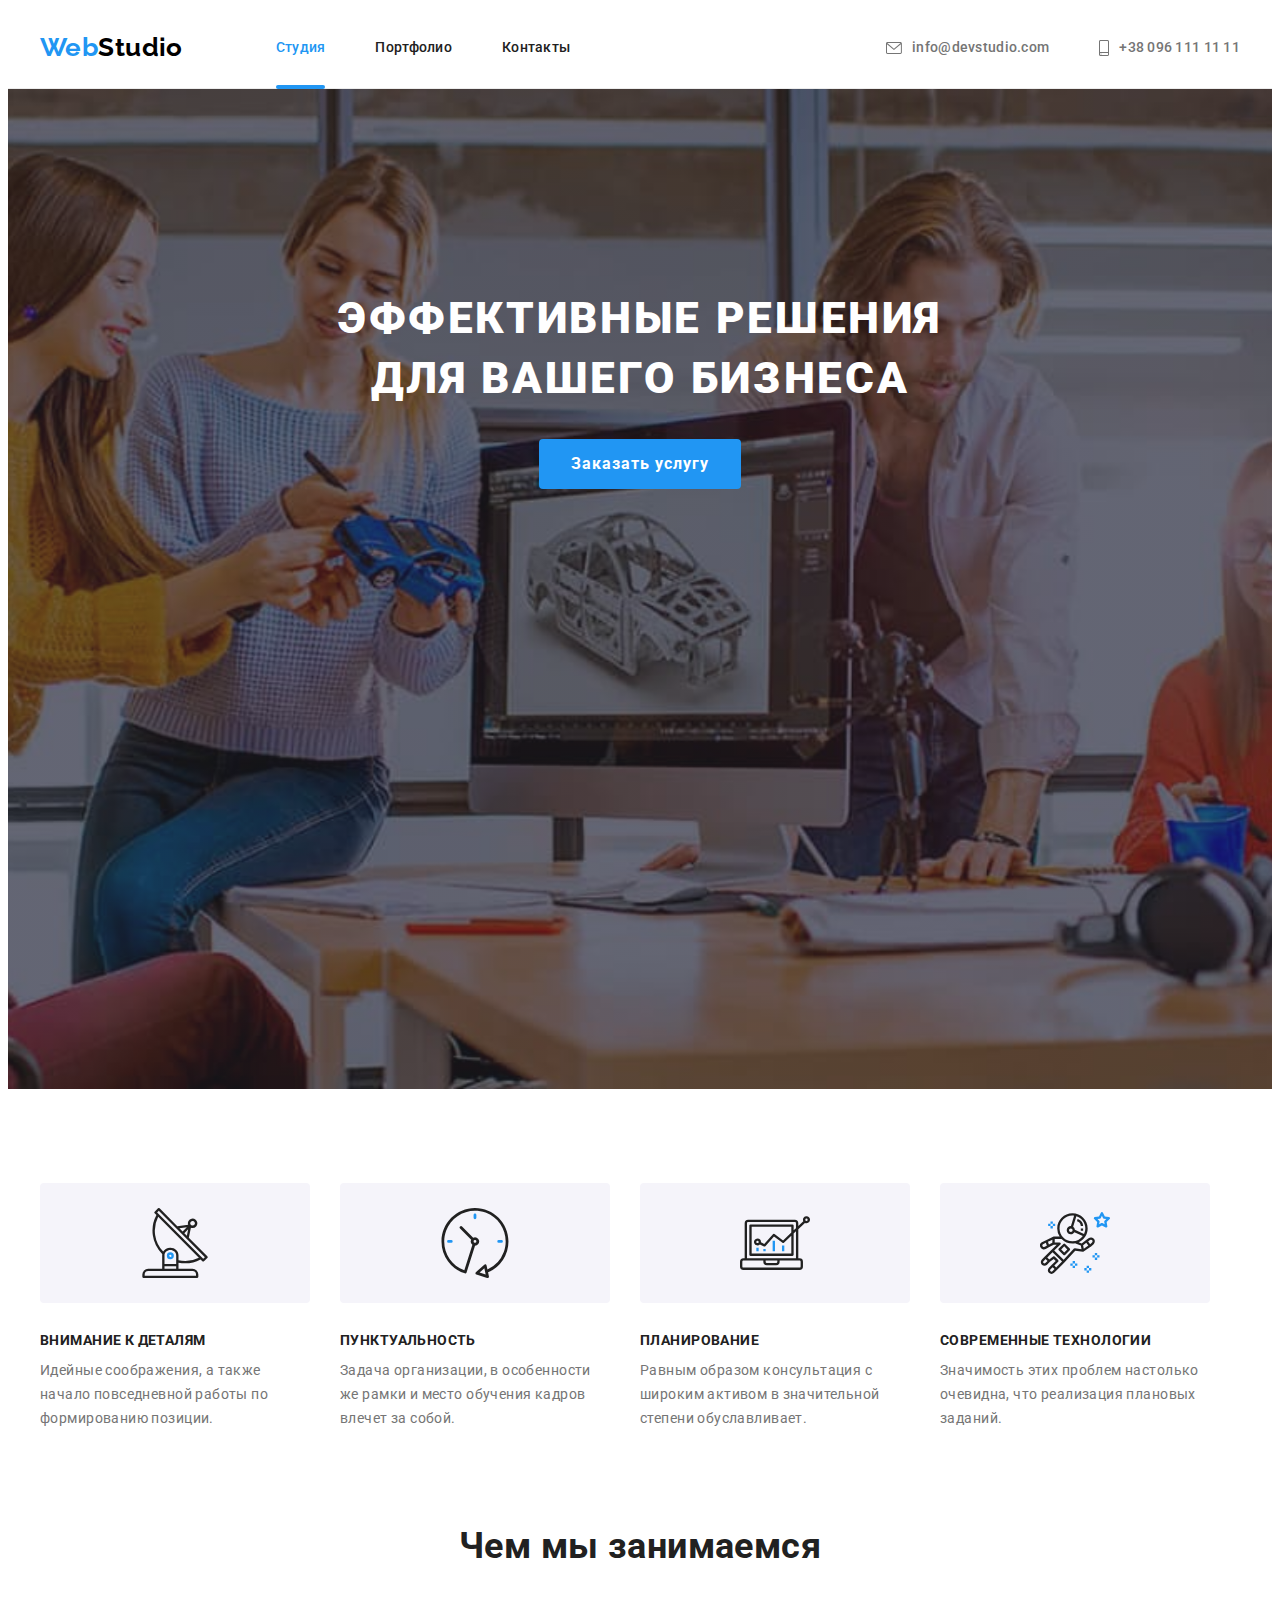
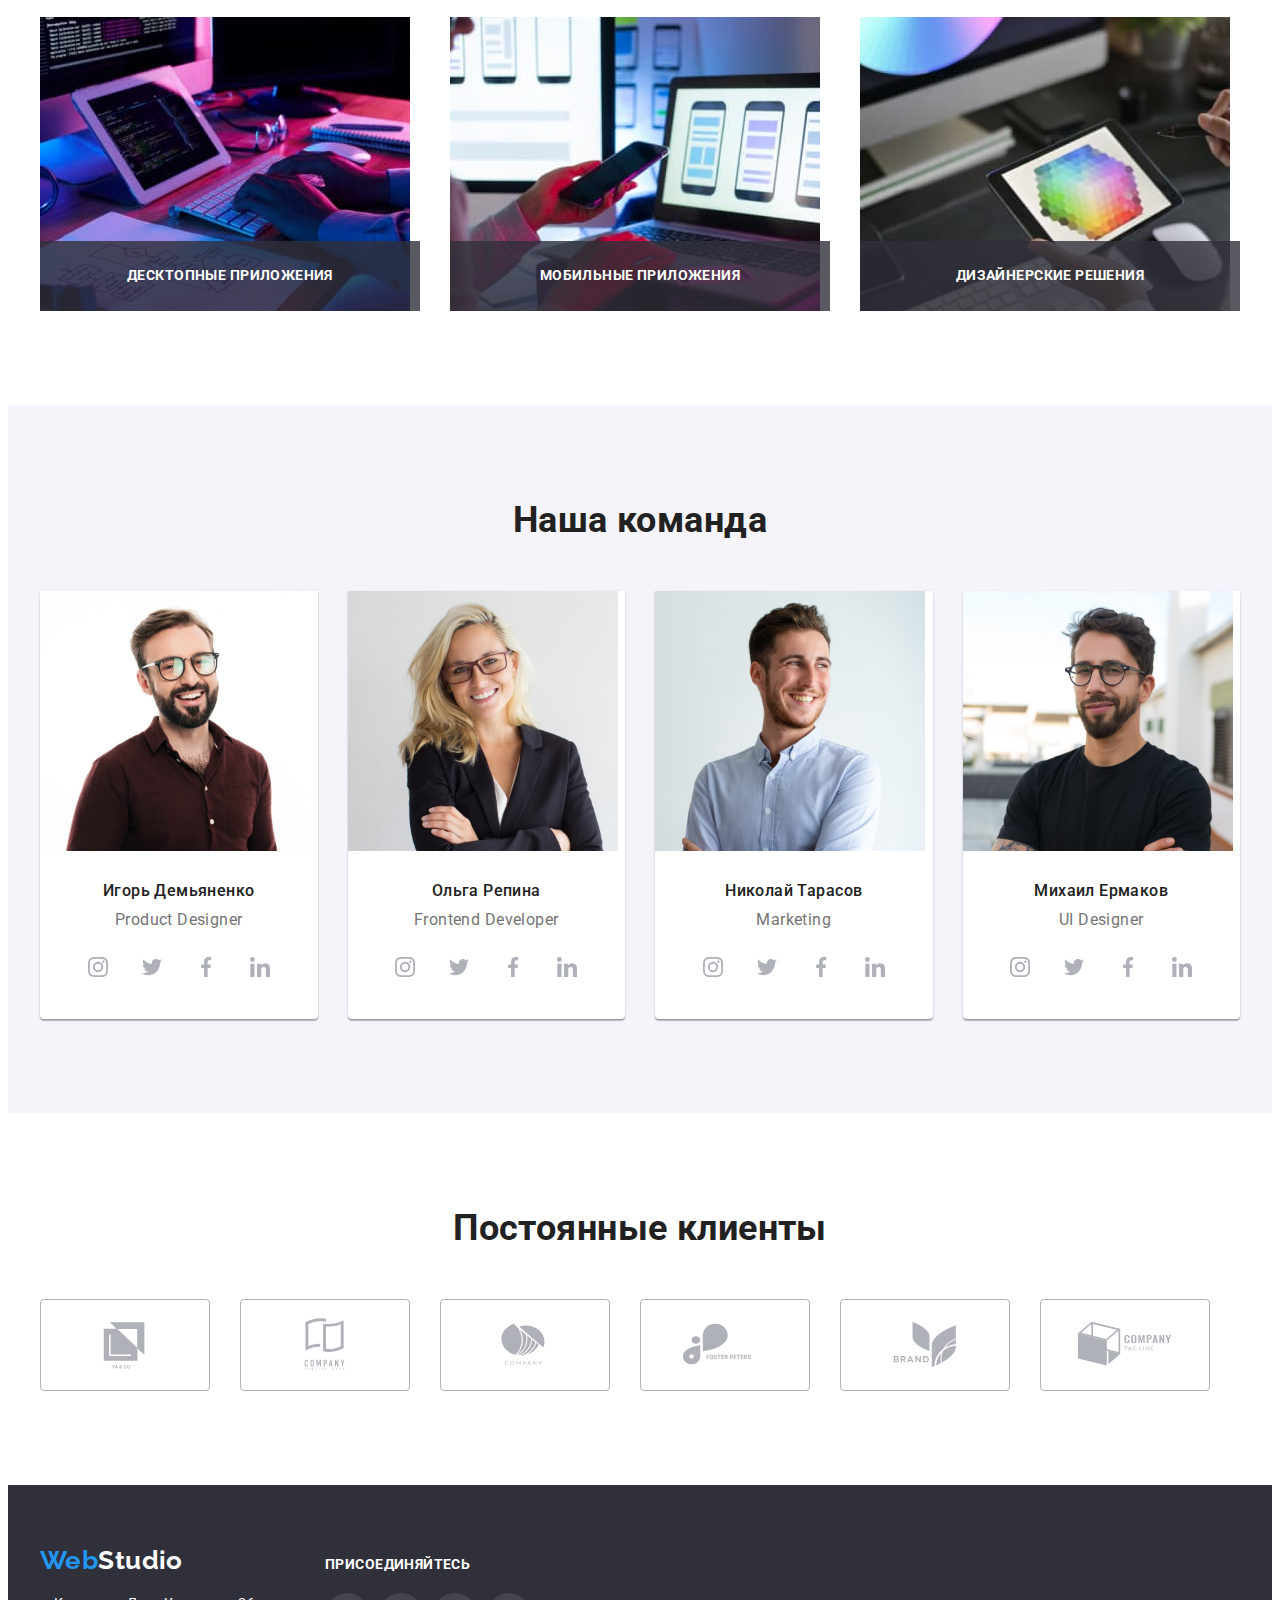
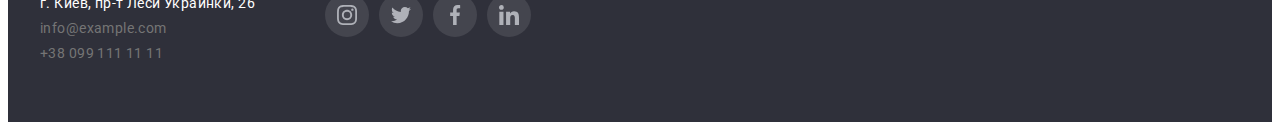
<file: index.html>
<!DOCTYPE html>
<html lang="ru">

<head>
    <meta charset="UTF-8">
    <meta http-equiv="X-UA-Compatible" content="IE=edge">
    <meta name="viewport" content="width=device-width, initial-scale=1.0">
    <title>WebStudio</title>
    <link rel="preconnect" href="https://fonts.googleapis.com">
    <link rel="preconnect" href="https://fonts.gstatic.com" crossorigin>
    <link href="https://fonts.googleapis.com/css2?family=Raleway:wght@700&family=Roboto:wght@400;500;700;900&display=swap"
        rel="stylesheet">
    <link rel="stylesheet" href="https://cdnjs.cloudflare.com/ajax/libs/modern-normalize/1.1.0/modern-normalize.min.css"
        integrity="sha512-wpPYUAdjBVSE4KJnH1VR1HeZfpl1ub8YT/NKx4PuQ5NmX2tKuGu6U/JRp5y+Y8XG2tV+wKQpNHVUX03MfMFn9Q=="
        crossorigin="anonymous" referrerpolicy="no-referrer" />
    <link rel="stylesheet" href="./css/styles.css" />
</head>

<body>

    <!--Шапка сайта-->
    
    <header class="page-header">
        <div class="container container-header">
            <a href="./index.html" class="logo black"><span class="logo-colorful">Web</span>Studio</a>

            <!--Навигация на другие страницы-->

            <nav class="site-nav">
                <ul class="site-nav-list">
                    <li class="site-nav-item">
                        <a href="./index.html" class="link current">Студия</a>
                    </li>
                    <li class="site-nav-item">
                        <a href="./portfolio.html" class="link">Портфолио</a>
                    </li>
                    <li class="site-nav-item">
                        <a href="" class="link">Контакты</a>
                    </li>
                </ul>
            </nav>

            <!--Контактная информация-->

            <ul class="contacts">
                <li class="contacts-item">                                           
                    <a href="mailto:info@devstudio.com" class="contacts-link">
                        <svg class="contacts-item-icon" width="16px" height="12px">
                        <use href="images/icons.svg#icon-envelope-hover"></use>
                    </svg>info@devstudio.com</a>
                </li>
                <li class="contacts-item">
                    <a href="tel:+380961111111" class="contacts-link">
                        <svg class="contacts-item-icon" width="10px" height="16px">
                            <use href="images/icons.svg#icon-smartphone"></use>
                        </svg>+38 096 111 11 11</a>
                </li>
            </ul>
        </div>
    </header>

    <main>

        <!--Герой-->

        <section class="hero">
            <div class="container">

                <h1 class="hero-title">Эффективные решения для вашего бизнеса</h1>
                <button type="button" class="button" data-modal-open>Заказать услугу</button>
            </div>
        </section>

        <!--Преимущества-->

        <section class="section">
            <div class="container">
                <h2 class="section-title visually-hidden">Наши преимущества</h2>
                <ul class="features-list">
                    <li class="features-item features-item-details">
                        <div class="features-thumb">
                            <svg class="features-icon" width="70px" height="70px">
                                <use href="images/icons.svg#icon-antenna"></use>
                            </svg>
                        </div>
                        <h3 class="features-title">Внимание к деталям</h3>
                        <p class="features-text">Идейные соображения, а также начало повседневной работы по формированию позиции.</p>
                    </li>
                    <li class="features-item features-item-punctuality">
                        <div class="features-thumb">
                            <svg class="features-icon" width="70px" height="70px">
                                <use href="images/icons.svg#icon-clock"></use>
                            </svg>
                        </div>
                        <h3 class="features-title">Пунктуальность</h3>
                        <p class="features-text">Задача организации, в особенности же рамки и место обучения кадров влечет за собой.</p>
                    </li>
                    <li class="features-item features-item-planning">
                        <div class="features-thumb">
                            <svg class="features-icon" width="70px" height="70px">
                                <use href="images/icons.svg#icon-diagram"></use>
                            </svg>
                        </div>
                        <h3 class="features-title">Планирование</h3>
                        <p class="features-text">Равным образом консультация с широким активом в значительной степени обуславливает.</p>
                    </li>
                    <li class="features-item features-item-technologies">
                        <div class="features-thumb">
                            <svg class="features-icon" width="70px" height="70px">
                                <use href="images/icons.svg#icon-astronaut"></use>
                            </svg>
                        </div>
                        <h3 class="features-title">Современные технологии</h3>
                        <p class="features-text">Значимость этих проблем настолько очевидна, что реализация плановых заданий.</p>
                    </li>
                </ul>
            </div>
        </section>

        <!-- Род занятий -->

        <section class="work-section section">
            <div class="container">
                <h2 class="section-title">Чем мы занимаемся</h2>
                <ul class="work-list">
                    <li class="work-item">
                        <div class="work-wrap">
                            <img src="./images/programer-work-place.jpg" alt="Крупный план рабоего стола с планшетом и схемами разрботчика"
                                width="370" class="work-img">
                                <p class="work-img-text">Десктопные приложения</p>
                        </div>
                    </li>
                    <li class="work-item">
                        <div class="work-wrap">
                            <img src="./images/mobile-interface-design-process.jpg"
                                alt="Процесс разработки дизайна интерфейса мобильного приложения" width="370" class="work-img">
                            <p class="work-img-text">Мобильные приложения</p>
                        </div>
                    </li>
                    <li class="work-item">
                        <div class="work-wrap">
                            <img src="./images/web-design-choose-colour.jpg" alt="Творчиский момент выбора цветовой палитры веб дизайнером"
                                width="370" class="work-img">
                            <p class="work-img-text">Дизайнерские решения</p>
                        </div>
                    </li>
                </ul>
            </div>
        </section>

        <!--Команда-->

        <section class="team-section section">
            <div class="container">
                <h2 class="section-title">Наша команда</h2>
                <ul class="team-list">
                    <li class="team-item">
                        <img src="./images/Product-Designer.jpg" alt="Член команды. Product Designer" width="270" class="team-img">
                        <div class="team-item-content">
                            <h3 class="team-title">Игорь Демьяненко</h3>
                            <p class="team-content">Product Designer</p>
                            <ul class="socials-list">
                                <li class="socials-item">
                                    <a href="" class="socials-link">
                                        <svg class="socials-icon" width="20px" height="20px">
                                            <use href="images/icons.svg#icon-instagram"></use>
                                        </svg>
                                    </a>
                                </li>
                                <li class="socials-item">
                                    <a href="" class="socials-link">
                                        <svg class="socials-icon" width="20px" height="20px">
                                            <use href="images/icons.svg#icon-twitter"></use>
                                        </svg>
                                    </a>
                                </li>
                                <li class="socials-item">
                                    <a href="" class="socials-link">
                                        <svg class="socials-icon" width="20px" height="20px">
                                            <use href="images/icons.svg#icon-facebook"></use>
                                        </svg>
                                    </a>
                                </li>
                                <li class="socials-item">
                                    <a href="" class="socials-link">
                                        <svg class="socials-icon" width="20px" height="20px">
                                            <use href="images/icons.svg#icon-linkedin"></use>
                                        </svg>
                                    </a>
                                </li>
                            </ul>
                        </div>
                    </li>
                    <li class="team-item">
                        <img src="./images/Frontend-Developer.jpg" alt="Член команды. Frontend Developer" width="270" class="team-img">
                        <div class="team-item-content">
                            <h3 class="team-title">Ольга Репина</h3>
                            <p class="team-content">Frontend Developer</p>
                            <ul class="socials-list">
                                <li class="socials-item">
                                    <a href="" class="socials-link socials-link">
                                        <svg class="socials-icon" width="20px" height="20px">
                                            <use href="images/icons.svg#icon-instagram"></use>
                                        </svg>
                                    </a>
                                </li>
                                <li class="socials-item">
                                    <a href="" class="socials-link">
                                        <svg class="socials-icon" width="20px" height="20px">
                                            <use href="images/icons.svg#icon-twitter"></use>
                                        </svg>
                                    </a>
                                </li>
                                <li class="socials-item">
                                    <a href="" class="socials-link">
                                        <svg class="socials-icon" width="20px" height="20px">
                                            <use href="images/icons.svg#icon-facebook"></use>
                                        </svg>
                                    </a>
                                </li>
                                <li class="socials-item">
                                    <a href="" class="socials-link">
                                        <svg class="socials-icon" width="20px" height="20px">
                                            <use href="images/icons.svg#icon-linkedin"></use>
                                        </svg>
                                    </a>
                                </li>
                            </ul>
                        </div>
                    </li>
                    <li class="team-item">
                        <img src="./images/Marketing.jpg" alt="Член команды. Marketing" width="270" class="team-img">
                        <div class="team-item-content">
                            <h3 class="team-title">Николай Тарасов</h3>
                            <p class="team-content">Marketing</p>
                            <ul class="socials-list">
                                <li class="socials-item">
                                    <a href="" class="socials-link">
                                        <svg class="socials-icon" width="20px" height="20px">
                                            <use href="images/icons.svg#icon-instagram"></use>
                                        </svg>
                                    </a>
                                </li>
                                <li class="socials-item">
                                    <a href="" class="socials-link">
                                        <svg class="socials-icon" width="20px" height="20px">
                                            <use href="images/icons.svg#icon-twitter"></use>
                                        </svg>
                                    </a>
                                </li>
                                <li class="socials-item">
                                    <a href="" class="socials-link">
                                        <svg class="socials-icon" width="20px" height="20px">
                                            <use href="images/icons.svg#icon-facebook"></use>
                                        </svg>
                                    </a>
                                </li>
                                <li class="socials-item">
                                    <a href="" class="socials-link">
                                        <svg class="socials-icon" width="20px" height="20px">
                                            <use href="images/icons.svg#icon-linkedin"></use>
                                        </svg>
                                    </a>
                                </li>
                            </ul>
                        </div>
                    </li>
                    <li class="team-item">
                        <img src="./images/UI-Designer.jpg" alt="Член команды. UI Designer" width="270" class="team-img">
                        <div class="team-item-content">
                            <h3 class="team-title">Михаил Ермаков</h3>
                            <p class="team-content">UI Designer</p>
                            <ul class="socials-list">
                                <li class="socials-item">
                                    <a href="" class="socials-link">
                                        <svg class="socials-icon" width="20px" height="20px">
                                            <use href="images/icons.svg#icon-instagram"></use>
                                        </svg>
                                    </a>
                                </li>
                                <li class="socials-item">
                                    <a href="" class="socials-link">
                                        <svg class="socials-icon" width="20px" height="20px">
                                            <use href="images/icons.svg#icon-twitter"></use>
                                        </svg>
                                    </a>
                                </li>
                                <li class="socials-item">
                                    <a href="" class="socials-link">
                                        <svg class="socials-icon" width="20px" height="20px">
                                            <use href="images/icons.svg#icon-facebook"></use>
                                        </svg>
                                    </a>
                                </li>
                                <li class="socials-item">
                                    <a href="" class="socials-link">
                                        <svg class="socials-icon" width="20px" height="20px">
                                            <use href="images/icons.svg#icon-linkedin"></use>
                                        </svg>
                                    </a>
                                </li>
                            </ul>
                        </div>
                    </li>
                </ul>
            </div>
        </section>

        <!-- Clients -->
        <section class="clients-section section">
            <div class="container">
                <h2 class="section-title">Постоянные клиенты</h2>
                <ul class="clients-list">
                    <li class="clients-item">
                        <a href="" class="clients-link">
                            <svg class="clients-icon" width="106px" height="60px">
                                <use href="images/icons.svg#icon-Logo-1"></use>
                            </svg>
                        </a>
                    </li>
                    <li class="clients-item">
                        <a href="" class="clients-link">
                            <svg class="clients-icon" width="106px" height="60px">
                                <use href="images/icons.svg#icon-Logo-2"></use>
                            </svg>
                        </a>
                    </li>
                    <li class="clients-item">
                        <a href="" class="clients-link">
                            <svg class="clients-icon" width="106px" height="60px">
                                <use href="images/icons.svg#icon-Logo-3"></use>
                            </svg>
                        </a>
                    </li>
                    <li class="clients-item">
                        <a href="" class="clients-link">
                            <svg class="clients-icon" width="106px" height="60px">
                                <use href="images/icons.svg#icon-Logo-4"></use>
                            </svg>
                        </a>
                    </li>
                    <li class="clients-item">
                        <a href="" class="clients-link">
                            <svg class="clients-icon" width="106px" height="60px">
                                <use href="images/icons.svg#icon-Logo-5"></use>
                            </svg>
                        </a>
                    </li>
                    <li class="clients-item">
                        <a href="" class="clients-link">
                            <svg class="clients-icon" width="106px" height="60px">
                                <use href="images/icons.svg#icon-Logo-6"></use>
                            </svg>
                        </a>
                    </li>
                </ul>
            </div>
        </section>

    </main>

    <!--Футер-->

    <footer class="footer-page">
        <section class="container footer-container">
            <div class="footer-address">
            <a href="./index.html" class="logo white footer"><span class="logo-colorful">Web</span>Studio</a>
            <address class="address-page">
                <ul class="address-info">
                    <li class="address-info-item">
                        <a href="https://goo.gl/maps/abhT5cTDyqeb4DfZ7" target="_blank" rel="noopener noreferrer" class="location link">г. Киев,
                            пр-т Леси Украинки, 26</a>
                        </li>
                    <li class="address-info-item">
                        <a href="mailto:info@example.com" class="contacts-link">info@example.com</a>
                    </li>
                    <li class="address-info-item">
                        <a href="tel:+380991111111" class="contacts-link">+38 099 111 11 11</a>
                    </li>
                </ul>
            </address>
            </div>
            <div class="join">
                <h3 class="join-title">присоединяйтесь</h3>
                <ul class="socials-list join-socials-list">
                    <li class="socials-item page-socials-item">
                        <a href="" class="socials-link">
                            <svg class="socials-icon" width="20px" height="20px">
                                <use href="images/icons.svg#icon-instagram"></use>
                            </svg>
                        </a>
                    </li>
                    <li class="socials-item page-socials-item">
                        <a href="" class="socials-link">
                            <svg class="socials-icon" width="20px" height="20px">
                                <use href="images/icons.svg#icon-twitter"></use>
                            </svg>
                        </a>
                    </li>
                    <li class="socials-item page-socials-item">
                        <a href="" class="socials-link">
                            <svg class="socials-icon" width="20px" height="20px">
                                <use href="images/icons.svg#icon-facebook"></use>
                            </svg>
                        </a>
                    </li>
                    <li class="socials-item page-socials-item">
                        <a href="" class="socials-link">
                            <svg class="socials-icon" width="20px" height="20px">
                                <use href="images/icons.svg#icon-linkedin"></use>
                            </svg>
                        </a>
                    </li>
                </ul>
            </div>
        </section>
    </footer>

    <!-- Модальное окно -->

    <div class="backdrop is-hidden" data-modal>
        <div class="modal">
            <button class="modal-close-button" data-modal-close>
                <svg width="11px" height="11px">
                    <use href="images/icons.svg#icon-close-btn"></use>
                </svg>
            </button>
        </div>
    </div>

    <script src="./js/modal.js"></script>

</body>

</html>
</file>
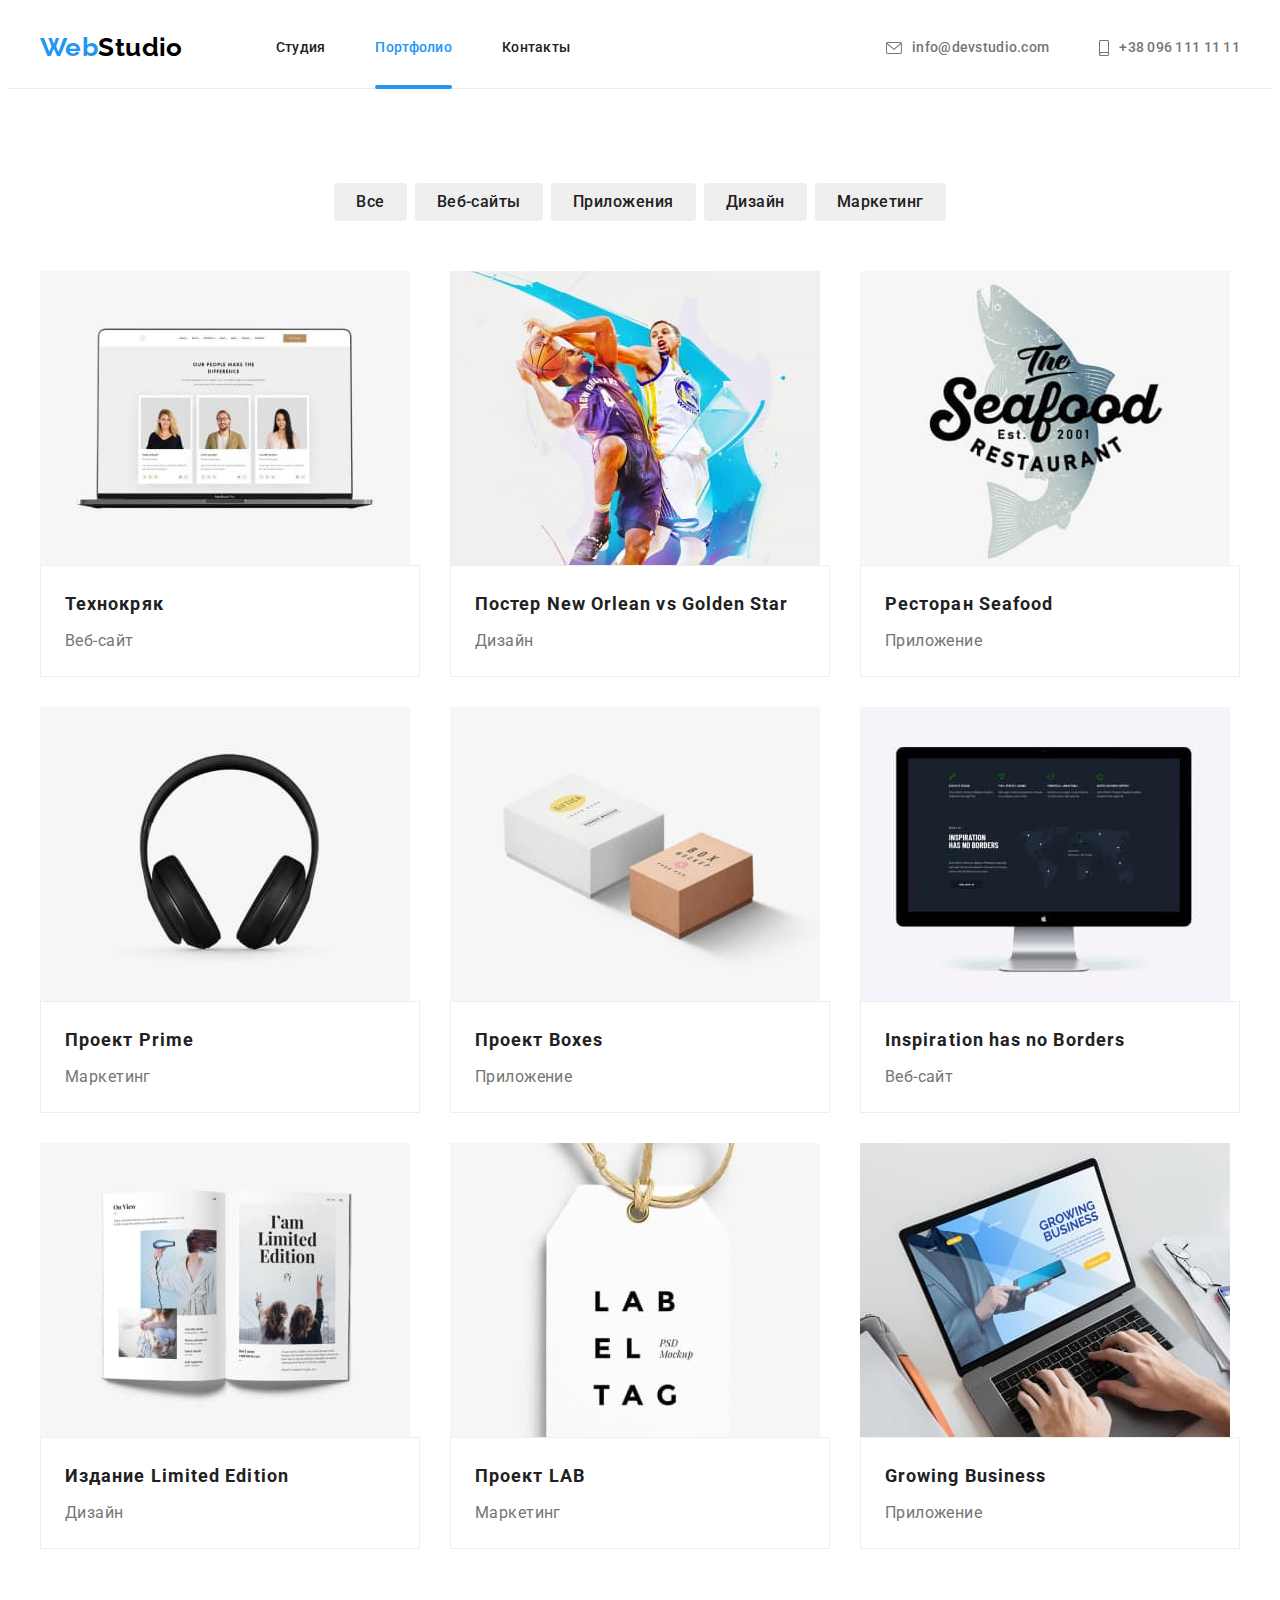
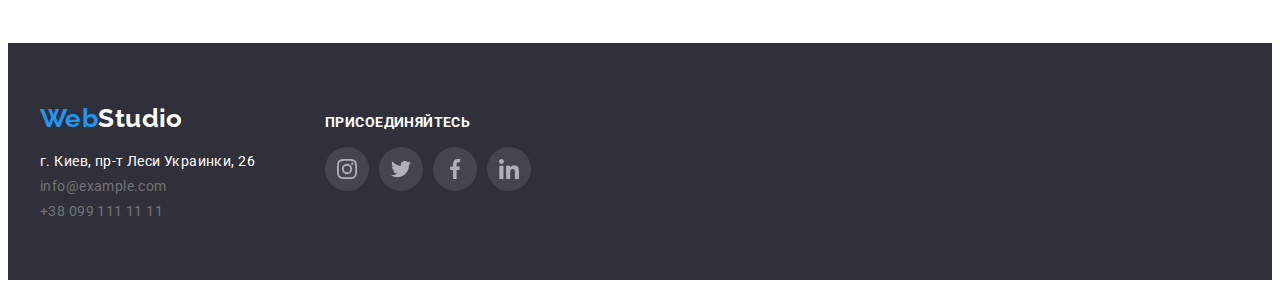
<file: portfolio.html>
<!DOCTYPE html>
<html lang="ru">

<head>
    <meta charset="UTF-8">
    <meta http-equiv="X-UA-Compatible" content="IE=edge">
    <meta name="viewport" content="width=device-width, initial-scale=1.0">
    <title>WebStudio</title>
    <link rel="preconnect" href="https://fonts.googleapis.com">
    <link rel="preconnect" href="https://fonts.gstatic.com" crossorigin>
    <link
        href="https://fonts.googleapis.com/css2?family=Raleway:wght@700&family=Roboto:wght@400;500;700;900&display=swap"
        rel="stylesheet">
        <link rel="stylesheet" href="https://cdnjs.cloudflare.com/ajax/libs/modern-normalize/1.1.0/modern-normalize.min.css"
            integrity="sha512-wpPYUAdjBVSE4KJnH1VR1HeZfpl1ub8YT/NKx4PuQ5NmX2tKuGu6U/JRp5y+Y8XG2tV+wKQpNHVUX03MfMFn9Q=="
            crossorigin="anonymous" referrerpolicy="no-referrer" />
    <link rel="stylesheet" href="./css/styles.css" />
</head>

<body>

    <!--Шапка сайта-->
    <header class="page-header">
        <div class="container container-header">
            <a href="./index.html" class="logo black"><span class="logo-colorful">Web</span>Studio</a>
    
            <!--Навигация на другие страницы-->
    
            <nav class="site-nav">
                <ul class="site-nav-list">
                    <li class="site-nav-item">
                        <a href="./index.html" class="link">Студия</a>
                    </li>
                    <li class="site-nav-item">
                        <a href="./portfolio.html" class="link current">Портфолио</a>
                    </li>
                    <li class="site-nav-item">
                        <a href="" class="link">Контакты</a>
                    </li>
                </ul>
            </nav>
    
            <!--Контактная информация-->
    
            <ul class="contacts">
                <li class="contacts-item">
                    <a href="mailto:info@devstudio.com" class="contacts-link">
                        <svg class="contacts-item-icon" width="16px" height="12px">
                            <use href="images/icons.svg#icon-envelope-hover"></use>
                        </svg>info@devstudio.com</a>
                </li>
                <li class="contacts-item">
                    <a href="tel:+380961111111" class="contacts-link">
                        <svg class="contacts-item-icon" width="10px" height="16px">
                            <use href="images/icons.svg#icon-smartphone"></use>
                        </svg>+38 096 111 11 11</a>
                </li>
            </ul>
        </div>
    </header>

    <main>

        <!-- Фильтр -->

        <section class="section">
            <div class="container">
                <h1 class="section-title visually-hidden">Портфолио</h1>
                <ul class="filter-list list">
                    <li class="filter-item">
                        <button type="button" class="filter-button">Все</button>
                    </li>
                    <li class="filter-item">
                        <button type="button" class="filter-button">Веб-сайты</button>
                    </li>
                    <li class="filter-item">
                        <button type="button" class="filter-button">Приложения</button>
                    </li>
                    <li class="filter-item">
                        <button type="button" class="filter-button">Дизайн</button>
                    </li>
                    <li class="filter-item">
                        <button type="button" class="filter-button">Маркетинг</button>
                    </li>
                </ul>


            <!-- Портфолио -->


                <ul class="portfolio-list list">
                    <li class="portfolio-item">
                        <a href="" class="portfolio-link">
                            <div class="portfolio-wrap">
                                <img src="./images/portfolio-1.jpg" alt="Пример веб-сайта" width="370" class="portfolio-img">
                                <p class="portfolio-outward-text">Технокряк это современная площадка распространения коронавируса. Компании используют эту платформу для цифрового
                                    шпионажа и атак на защищённые сервера конкурентов.</p>
                            </div>
                            <div class="portfolio-item-frame">
                                <h2 class="portfolio-title">Технокряк</h2>
                                <p class="portfolio-text">Веб-сайт</p>
                            </div>
                        </a>    
                    </li>
                    <li class="portfolio-item">
                        <a href="" class="portfolio-link">
                            <div class="portfolio-wrap">
                                <img src="./images/portfolio-2.jpg" alt="Пример дизайна постера противостояния баскетбольных команд" width="370" class="portfolio-img">
                                <p class="portfolio-outward-text">Технокряк это современная площадка распространения коронавируса. Компании используют эту платформу для цифрового
                                шпионажа и атак на защищённые сервера конкурентов.</p>
                            </div>
                            <div class="portfolio-item-frame">
                                <h2 class="portfolio-title">Постер New Orlean vs Golden Star</h2>
                                <p class="portfolio-text">Дизайн</p>
                            </div>
                        </a>
                            
                    </li>
                    <li class="portfolio-item">
                        <a href="" class="portfolio-link">
                            <div class="portfolio-wrap">
                                <img src="./images/portfolio-3.jpg" alt="Пример приложения для ресторана морепродуктов" width="370" class="portfolio-img">
                                <p class="portfolio-outward-text">Технокряк это современная площадка распространения коронавируса. Компании используют
                                    эту платформу для цифрового
                                    шпионажа и атак на защищённые сервера конкурентов.</p>
                            </div>
                            <div class="portfolio-item-frame">
                                <h2 class="portfolio-title">Ресторан Seafood</h2>
                                <p class="portfolio-text">Приложение</p>
                            </div>
                        </a>
                    </li>
                    
                    <li class="portfolio-item">
                        <a href="" class="portfolio-link">
                            <div class="portfolio-wrap">
                                <img src="./images/portfolio-4.jpg" alt="Пример маркетингового проекта полноразмерных наушников" width="370" class="portfolio-img">
                                <p class="portfolio-outward-text">Технокряк это современная площадка распространения коронавируса. Компании используют
                                    эту платформу для цифрового
                                    шпионажа и атак на защищённые сервера конкурентов.</p>
                            </div>
                            <div class="portfolio-item-frame">
                                    <h2 class="portfolio-title">Проект Prime</h2>
                                    <p class="portfolio-text">Маркетинг</p>
                            </div>
                        </a>
                    </li>
                    <li class="portfolio-item">
                        <a href="" class="portfolio-link">
                            <div class="portfolio-wrap">
                                <img src="./images/portfolio-5.jpg" alt="Пример приложение проекта коробок" width="370" class="portfolio-img">
                                <p class="portfolio-outward-text">Технокряк это современная площадка распространения коронавируса. Компании используют
                                    эту платформу для цифрового
                                    шпионажа и атак на защищённые сервера конкурентов.</p>
                            </div>
                            <div class="portfolio-item-frame">
                                <h2 class="portfolio-title">Проект Boxes</h2>
                                <p class="portfolio-text">Приложение</p>
                            </div>
                        </a>
                    </li>
                    <li class="portfolio-item">
                        <a href="" class="portfolio-link">
                            <div class="portfolio-wrap">
                                <img src="./images/portfolio-6.jpg" alt="Пример мотивационного веб-сайта" width="370" class="portfolio-img">
                                <p class="portfolio-outward-text">Технокряк это современная площадка распространения коронавируса. Компании используют
                                    эту платформу для цифрового
                                    шпионажа и атак на защищённые сервера конкурентов.</p>
                            </div>
                            <div class="portfolio-item-frame">
                                <h2 class="portfolio-title">Inspiration has no Borders</h2>
                                <p class="portfolio-text">Веб-сайт</p>
                            </div>
                        </a>
                    </li>
                    <li class="portfolio-item">
                        <a href="" class="portfolio-link">
                            <div class="portfolio-wrap">
                                <img src="./images/portfolio-7.jpg" alt="Пример дизайна журнального издания" width="370" class="portfolio-img">
                                <p class="portfolio-outward-text">Технокряк это современная площадка распространения коронавируса. Компании используют
                                    эту платформу для цифрового
                                    шпионажа и атак на защищённые сервера конкурентов.</p>
                            </div>
                            <div class="portfolio-item-frame">
                                <h2 class="portfolio-title">Издание Limited Edition</h2>
                                <p class="portfolio-text">Дизайн</p>
                            </div>
                        </a>
                    </li>
                    <li class="portfolio-item">
                        <a href="" class="portfolio-link">
                            <div class="portfolio-wrap">
                            <img src="./images/portfolio-8.jpg" alt="Пример маркетингового проекта лейбла" width="370" class="portfolio-img">
                            <p class="portfolio-outward-text">Технокряк это современная площадка распространения коронавируса. Компании используют
                                эту платформу для цифрового
                                шпионажа и атак на защищённые сервера конкурентов.</p>
                            </div>
                        <div class="portfolio-item-frame">
                            <h2 class="portfolio-title">Проект LAB</h2>
                            <p class="portfolio-text">Маркетинг</p></div>
                        </a>
                    </li>
                    <li class="portfolio-item">
                        <a href="" class="portfolio-link">
                            <div class="portfolio-wrap">
                            <img src="./images/portfolio-9.jpg" alt="Пример бизнес приложения" width="370" class="portfolio-img">
                            <p class="portfolio-outward-text">Технокряк это современная площадка распространения коронавируса. Компании используют
                                эту платформу для цифрового
                                шпионажа и атак на защищённые сервера конкурентов.</p>
                            </div>
                        <div class="portfolio-item-frame">
                            <h2 class="portfolio-title">Growing Business</h2>
                            <p class="portfolio-text">Приложение</p></div>
                        </a>
                    </li>
                </ul>
            </div>
        </section>


    </main>

    <!--Футер-->

    <footer class="footer-page">
        <section class="container footer-container">
            <div class="footer-address">
                <a href="./index.html" class="logo white footer"><span class="logo-colorful">Web</span>Studio</a>
                <address class="address-page">
                    <ul class="address-info">
                        <li class="address-info-item">
                            <a href="https://goo.gl/maps/abhT5cTDyqeb4DfZ7" target="_blank" rel="noopener noreferrer"
                                class="location link">г. Киев,
                                пр-т Леси Украинки, 26</a>
                        </li>
                        <li class="address-info-item">
                            <a href="mailto:info@example.com" class="contacts-link">info@example.com</a>
                        </li>
                        <li class="address-info-item">
                            <a href="tel:+380991111111" class="contacts-link">+38 099 111 11 11</a>
                        </li>
                    </ul>
                </address>
            </div>
            <div class="join">
                <h3 class="join-title">присоединяйтесь</h3>
                <ul class="socials-list">
                    <li class="socials-item page-socials-item">
                        <a href="" class="socials-link">
                            <svg class="socials-icon" width="20px" height="20px">
                                <use href="images/icons.svg#icon-instagram"></use>
                            </svg>
                        </a>
                    </li>
                    <li class="socials-item page-socials-item">
                        <a href="" class="socials-link">
                            <svg class="socials-icon" width="20px" height="20px">
                                <use href="images/icons.svg#icon-twitter"></use>
                            </svg>
                        </a>
                    </li>
                    <li class="socials-item page-socials-item">
                        <a href="" class="socials-link">
                            <svg class="socials-icon" width="20px" height="20px">
                                <use href="images/icons.svg#icon-facebook"></use>
                            </svg>
                        </a>
                    </li>
                    <li class="socials-item page-socials-item">
                        <a href="" class="socials-link">
                            <svg class="socials-icon" width="20px" height="20px">
                                <use href="images/icons.svg#icon-linkedin"></use>
                            </svg>
                        </a>
                    </li>
                </ul>
            </div>
        </section>
    </footer>

</body>

</html>
</file>
<file: css/styles.css>
/* цвет основоного текста #212121 */
/* вторичный цвет текста #757575 */
/* белый #fff */
/* черный #000000 */
/* акцент #2196F3 */
/* вторичный цвет фона #F5F4FA */
/* цвет футера #2F303A */

:root {
  --title-text-color: #212121;
  --primary-text-color: #757575;
  --accent-color: #2196f3;
  --secondary-bgc: #f5f4fa;
  --primary-white-color: #ffffff;
  --primary-black-color: #000000;
  --secondary-black-color: #2f303a;
  --secondary-btn-color: #188ce8;
  --secondary-border-color: #eeeeee;
  --primary-border-color: #ececec;
  --border-color: #afb1b8;
  --socials-bg-color: rgba(255, 255, 255, 0.1);
  --top-color: rgba(33, 150, 243, 0.9);
}

body {
  background-color: var(--primary-white-color);
  color: var(--primary-text-color);
  font-family: 'Roboto', sans-serif;
  letter-spacing: 0.03em;
  font-size: 14px;
  line-height: 1.14;
  box-sizing: border-box;
}

ul {
  padding: 0;
  margin: 0;
  list-style: none;
}

h1,
h2,
h3,
p {
  margin: 0;
}

img {
  display: block;
  max-width: 100%;
  height: auto;
}

.container {
  margin: 0 auto;
  padding: 0 15px;
  /* outline: 2px solid tomato; */
  width: 1200px;
}

.visually-hidden {
  position: absolute;
  white-space: nowrap;
  width: 1px;
  height: 1px;
  overflow: hidden;
  border: 0;
  padding: 0;
  clip: rect(0 0 0 0);
  clip-path: inset(50%);
  margin: -1px;
}

/* Header */

.container-header {
  display: flex;
  align-items: center;
}

.page-header {
  border-bottom: 1px solid var(--primary-border-color);
}
/* Logo */

.logo {
  font-family: 'Raleway', sans-serif;
  font-size: 26px;
  line-height: 1.2;
  font-weight: 700;
  text-decoration: none;
}

.logo.black {
  color: var(--primary-black-color);
}

.logo.white {
  color: var(--primary-white-color);
}

.logo-colorful {
  color: var(--accent-color);
}

/* Site nav */
.site-nav-list {
  display: flex;
}

.site-nav-item + .site-nav-item {
  margin-left: 50px;
}

.site-nav {
  margin-left: 93px;
  font-weight: 500;
  letter-spacing: 0.02em;
  color: var(--title-text-color);
}

.site-nav .link {
  display: block;
  padding: 32px 0;
  text-decoration: none;
  position: relative;
  transition: color 250ms cubic-bezier(0.4, 0, 0.2, 1);
  color: var(--title-text-color);
}

.site-nav .link:hover,
.site-nav .link:focus {
  color: var(--accent-color);
}

.site-nav .link.current {
  color: var(--accent-color);
}

.site-nav .link.current::after {
  content: '';
  width: 100%;
  height: 4px;
  position: absolute;
  background-color: var(--accent-color);
  left: 0;
  bottom: -1px;
  border-radius: 2px;
}

/* Contacts */
.contacts {
  display: flex;
  align-items: center;
  margin-left: auto;
  font-weight: 500;
  letter-spacing: 0.02em;
}

.contacts-item + .contacts-item {
  margin-left: 50px;
}

.contacts-item-icon {
  margin-right: 10px;
  fill: currentColor;
}

.contacts-item-icon:hover {
  fill: var(--accent-color);
}

.contacts-link {
  display: flex;
  align-items: center;
  transition: color 250ms cubic-bezier(0.4, 0, 0.2, 1);
  color: var(--primary-text-color);
  text-decoration: none;
}

.contacts-link:hover,
.contacts-link:focus {
  color: var(--accent-color);
}

/* Hero */

.hero {
  padding: 200px 0;
  max-width: 1600px;
  height: 600px;
  margin-left: auto;
  margin-right: auto;
  text-align: center;
  letter-spacing: 0.06em;
  background-color: var(--secondary-black-color);
  background-image: linear-gradient(rgba(47, 48, 58, 0.4), rgba(47, 48, 58, 0.4)),
    url(../images/hero-bg.jpg);
  background-repeat: no-repeat;
  background-position: center;
  background-size: cover;
}

.hero-title {
  margin-left: auto;
  margin-right: auto;
  margin-top: 0;
  margin-bottom: 30px;
  width: 696px;
  font-weight: 900;
  font-size: 44px;
  line-height: 1.36;
  letter-spacing: 0.06em;
  text-transform: uppercase;
  color: var(--primary-white-color);
}

/* Button */

.button {
  padding: 10px 32px;
  border-radius: 4px;
  min-width: 200px;
  font-weight: 700;
  font-size: 16px;
  line-height: 1.88;
  letter-spacing: 0.06em;
  text-align: center;
  cursor: pointer;
  border: none;
  font-family: inherit;
  transition: background-color 250ms cubic-bezier(0.4, 0, 0.2, 1);
  color: var(--primary-white-color);
  background-color: var(--accent-color);
}

.button:hover,
.button:focus {
  background-color: var(--secondary-btn-color);
}

/* Section */

.section.no-padding {
  padding-top: 0;
  padding-bottom: 0;
}

.section-title {
  margin-top: 0;
  margin-bottom: 50px;
  font-weight: 700;
  font-size: 36px;
  line-height: 1.17;
  text-align: center;
  color: var(--title-text-color);
}

/* Features */
.section {
  padding-top: 94px;
  padding-bottom: 94px;
}

.features-list {
  display: flex;
  margin-left: -30px;
}

.features-item {
  margin-left: 30px;
  width: 270px;
}

.features-thumb {
  display: flex;
  justify-content: center;
  align-items: center;
  margin-bottom: 30px;
  height: 120px;
  background-color: var(--secondary-bgc);
  border-radius: 4px;
}

.features-title {
  margin-top: 0;
  margin-bottom: 10px;
  font-weight: 700;
  font-size: 14px;
  text-transform: uppercase;
  color: var(--title-text-color);
}

.features-text {
  margin-top: 0;
  margin-bottom: 0;
  line-height: 1.71;
  width: 270px;
}

/* Work */

.work-section {
  padding-top: 0;
}

.work-list {
  display: flex;
  flex-wrap: wrap;
  margin-left: -30px;
}

.work-item {
  flex-basis: calc(100% / 3 - 30px);
  margin-left: 30px;
}

.work-wrap {
  position: relative;
}

.work-img-text {
  display: flex;
  justify-content: center;
  align-items: center;
  position: absolute;
  bottom: 0;
  left: 0;
  width: 100%;
  height: 70px;
  font-weight: 700;
  text-transform: uppercase;
  color: var(--primary-white-color);
  background: rgba(47, 48, 58, 0.8);
}

/* Team */

.team-section {
  background-color: var(--secondary-bgc);
}

.team-title {
  margin-top: 0;
  margin-bottom: 10px;
  font-weight: 500;
  font-size: 16px;
  line-height: 1.19;
  color: var(--title-text-color);
}

.team-content {
  font-size: 16px;
  line-height: 1.19;
}

.team-list {
  display: flex;
  flex-wrap: wrap;
  margin-left: -30px;
}

.team-item-content {
  padding: 30px 0;
}

.team-item {
  flex-basis: calc(100% / 4 - 30px);
  margin-left: 30px;
  text-align: center;
  background-color: var(--primary-white-color);
  box-shadow: 0px 1px 3px rgba(0, 0, 0, 0.12), 0px 1px 1px rgba(0, 0, 0, 0.14),
    0px 2px 1px rgba(0, 0, 0, 0.2);
  border-radius: 0px 0px 4px 4px;
}

/* Socials */

.socials-list {
  display: flex;
  justify-content: center;
  margin-top: 16px;
}

.socials-item {
  width: 44px;
  height: 44px;
}

.socials-item + .socials-item {
  margin-left: 10px;
}

.socials-link {
  display: flex;
  align-items: center;
  justify-content: center;
  width: 100%;
  height: 100%;
  transition: background-color 250ms cubic-bezier(0.4, 0, 0.2, 1),
    color 250ms cubic-bezier(0.4, 0, 0.2, 1);
  color: #afb1b8;
  background-color: var(--socials-bg-color);
  border-radius: 50%;
}

.socials-link:hover,
.socials-link:focus {
  background-color: var(--accent-color);
  color: var(--primary-white-color);
}
.socials-icon {
  fill: currentColor;
}

/* Clients */
.clients-list {
  display: flex;
}

.clients-item {
  width: 170px;
  height: 92px;
}

.clients-item:not(:first-child) {
  margin-left: 30px;
}

.clients-link {
  display: flex;
  justify-content: center;
  align-items: center;
  margin: auto;
  width: 100%;
  height: 100%;
  box-sizing: border-box;
  transition: color 250ms cubic-bezier(0.4, 0, 0.2, 1), border 250ms cubic-bezier(0.4, 0, 0.2, 1);
  color: var(--border-color);
  border: 1px solid var(--border-color);
  border-radius: 4px;
}

.clients-icon {
  fill: currentColor;
}

.clients-link:hover,
.clients-link:focus {
  color: var(--accent-color);
  border: 1px solid var(--accent-color);
}

/* Footer */
.footer-page {
  background-color: var(--secondary-black-color);
  padding-top: 60px;
  padding-bottom: 60px;
}

.footer-container {
  display: flex;
  align-items: baseline;
}

.adress-info {
  font-size: 14px;
  line-height: 1.71;
}

.address-page {
  margin-top: 20px;
}

.address-info {
  font-style: normal;
  list-style: none;
}

.location {
  color: var(--primary-white-color);
  text-decoration: none;
}

.address-info-item:not(:last-child) {
  margin-bottom: 9px;
}

/* Join */
.join {
  margin-left: 70px;
}

.join-title {
  font-family: Roboto;
  font-weight: 700;
  font-size: 14px;
  line-height: 1.14;
  letter-spacing: 0.03em;
  color: var(--primary-white-color);
  text-transform: uppercase;
}
.join-socials-list {
  margin-top: 20px;
}

.page-socials-link {
  background-color: var(--socials-bg-color);
}

/* Portfolio Page */

/*Filter */

.filter-button {
  font-family: inherit;
  color: var(--title-text-color);
  font-weight: 500;
  font-size: 16px;
  line-height: 1.62;
  letter-spacing: 0.03em;
  text-align: center;
  cursor: pointer;
  padding: 6px 22px;
  border-radius: 4px;
  transition: background-color 250ms cubic-bezier(0.4, 0, 0.2, 1),
    box-shadow 250ms cubic-bezier(0.4, 0, 0.2, 1), color 250ms cubic-bezier(0.4, 0, 0.2, 1);
  border: none;
}

.filter-button:focus,
.filter-button:hover {
  color: var(--primary-white-color);
  background-color: var(--accent-color);
  box-shadow: 0px 1px 1px rgba(0, 0, 0, 0.12), 0px 4px 4px rgba(0, 0, 0, 0.06),
    1px 4px 6px rgba(0, 0, 0, 0.16);
  border-radius: 4px;
  border: none;
}

.filter-list {
  display: flex;
  justify-content: center;
  margin-bottom: 50px;
}

.filter-item + .filter-item {
  margin-left: 8px;
}

/* Portfolio */

.portfolio {
  padding-top: 94px;
  padding-bottom: 94px;
}

.portfolio-title {
  margin-bottom: 4px;
  font-weight: 700;
  font-size: 18px;
  line-height: 2;
  letter-spacing: 0.06em;
  color: var(--title-text-color);
}

.portfolio-text {
  font-size: 16px;
  line-height: 1.87;
  color: var(--primary-text-color);
}

.portfolio-list {
  display: flex;
  flex-wrap: wrap;
  margin-left: -30px;
  margin-bottom: -30px;
}

.portfolio-item {
  flex-basis: calc(100% / 3 - 30px);
  margin-left: 30px;
  margin-bottom: 30px;
  /* position: relative; */
  background-color: var(--primary-white-color);
}

.portfolio-link {
  display: block;
  text-decoration: none;
  transition: box-shadow 250ms cubic-bezier(0.4, 0, 0.2, 1);
}

.portfolio-link:hover,
.portfolio-link:focus {
  box-shadow: 0px 1px 1px rgba(0, 0, 0, 0.12), 0px 4px 4px rgba(0, 0, 0, 0.06),
    1px 4px 6px rgba(0, 0, 0, 0.16);
}

.portfolio-item-frame {
  padding: 20px 24px;
  border: 1px solid var(--secondary-border-color);
}

.portfolio-item:hover .portfolio-outward-text {
  transform: translateY(0);
}

.portfolio-wrap {
  position: relative;
  overflow: hidden;
}

.portfolio-outward-text {
  position: absolute;
  transform: translateY(101%);
  transition: transform 250ms cubic-bezier(0.4, 0, 0.2, 1);
  top: 0;
  left: 0;
  padding: 63px 24px;
  height: 100%;
  font-size: 18px;
  line-height: 1.56;
  color: var(--primary-white-color);
  background-color: var(--top-color);
}

/* Modal */

.backdrop {
  position: fixed;
  top: 0;
  width: 100vw;
  height: 100vh;
  transition: opacity 250ms cubic-bezier(0.4, 0, 0.2, 1),
    visibility 250ms cubic-bezier(0.4, 0, 0.2, 1);
  background-color: rgba(0, 0, 0, 0.2);
}

.modal {
  position: absolute;
  top: 50%;
  left: 50%;
  transform: translate(-50%, -50%);
  width: 528px;
  height: 581px;
  background-color: var(--primary-white-color);
  box-shadow: 0px 1px 3px rgba(0, 0, 0, 0.12), 0px 1px 1px rgba(0, 0, 0, 0.14),
    0px 2px 1px rgba(0, 0, 0, 0.2);
  border-radius: 4px;
}

.modal-close-button {
  position: absolute;
  top: 8px;
  right: 8px;
  width: 30px;
  height: 30px;
  background-color: transparent;
  border: 1px solid rgba(0, 0, 0, 0.1);
  border-radius: 50%;
  cursor: pointer;
}

.is-hidden {
  opacity: 0;
  pointer-events: none;
  visibility: hidden;
}
</file>
